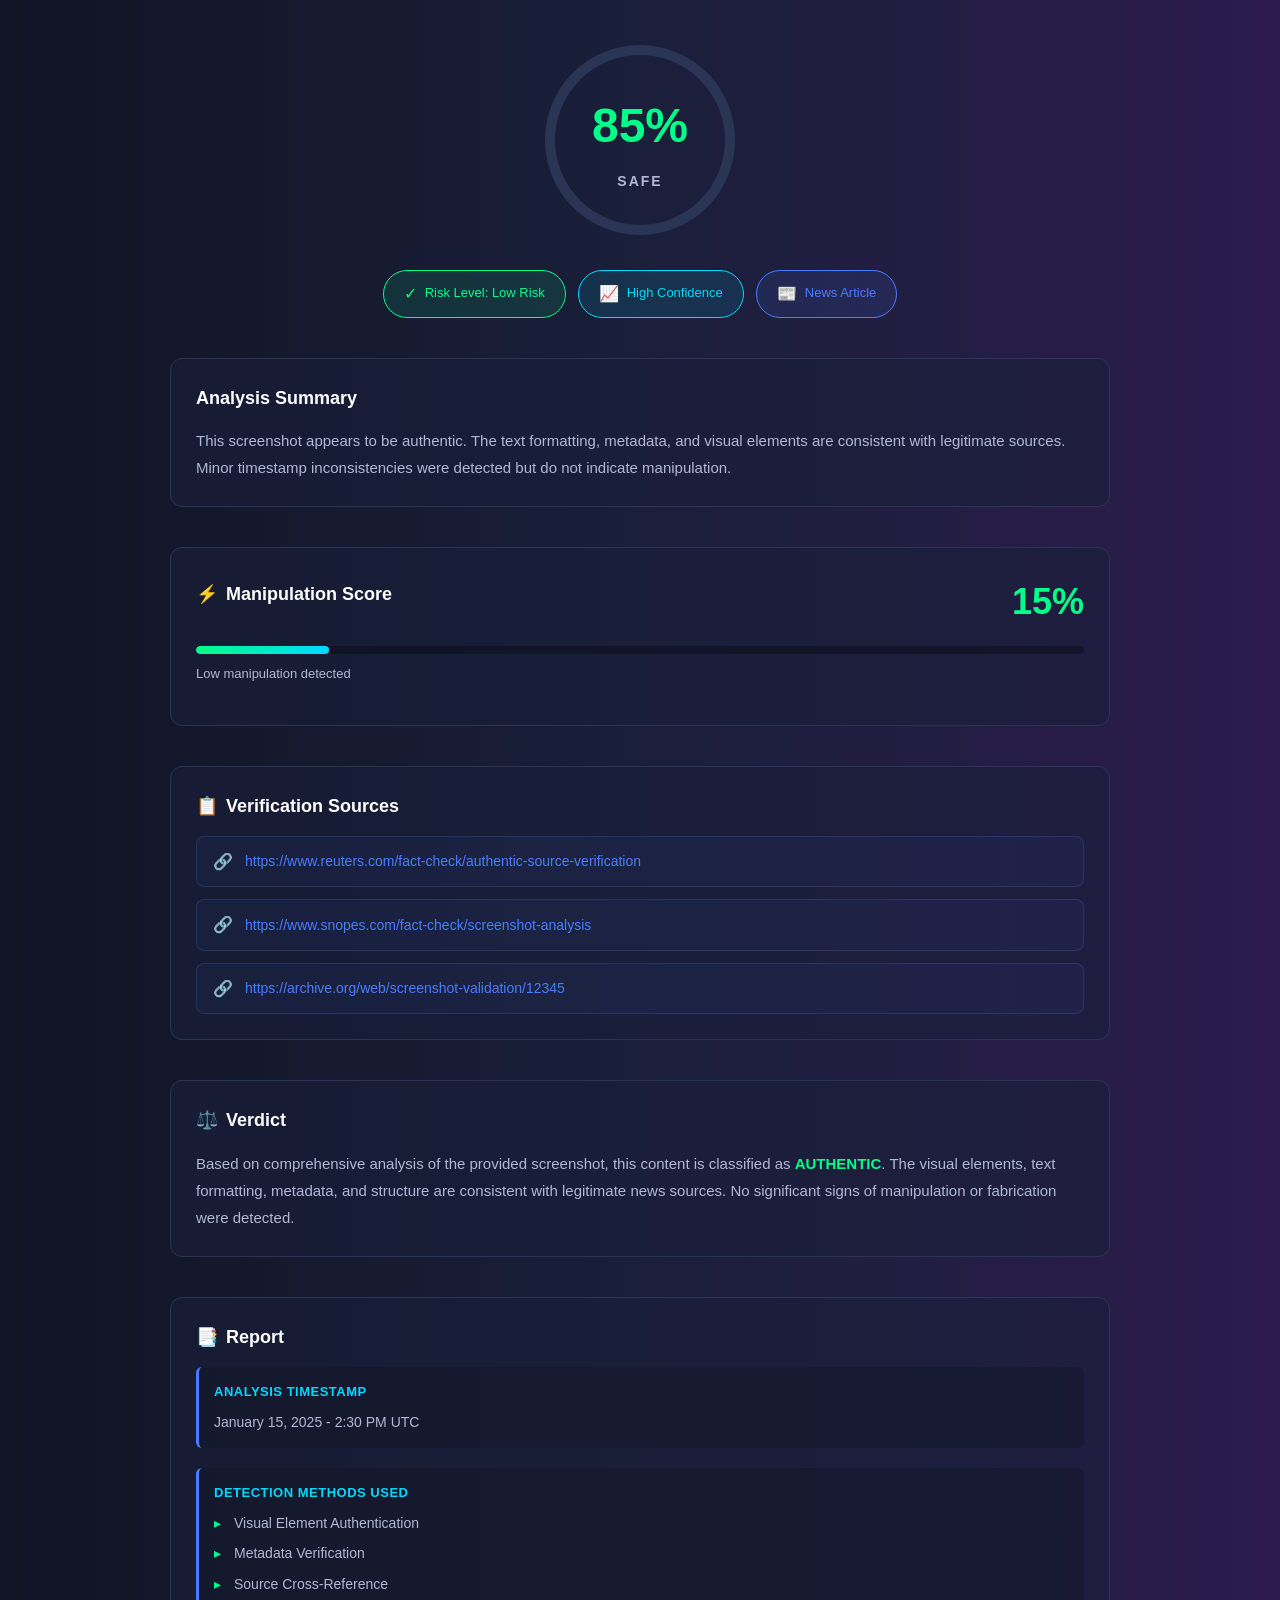
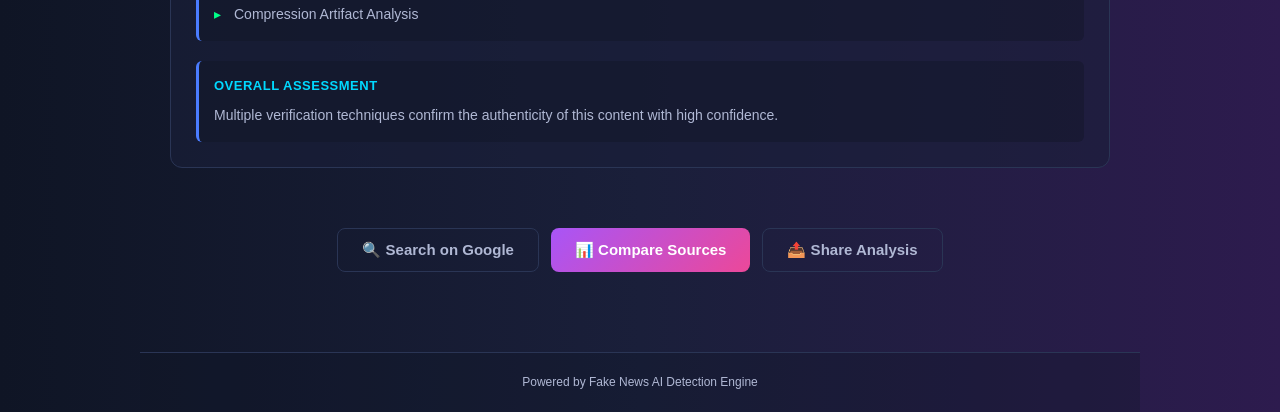
<file: results/index.html>
<!DOCTYPE html>
<html lang="en">
<head>
    <meta charset="UTF-8">
    <meta name="viewport" content="width=device-width, initial-scale=1.0">
    <title>Fake News Detection - Analysis Results</title>
    <link rel="icon" type="image/png" href="../assets/image.png">
    <link rel="stylesheet" href="styles.css">
</head>
<body>
    <div class="container">
        <main class="main-content">
            <!-- Risk Score Circle -->
            <div class="risk-score-section">
                <div class="circular-progress">
                    <svg class="progress-ring" width="200" height="200" viewBox="0 0 200 200">
                        <circle class="progress-bg" cx="100" cy="100" r="90" />
                        <circle class="progress-fill" cx="100" cy="100" r="90" id="progressCircle" />
                    </svg>
                    <div class="score-text">
                        <span class="percentage">85%</span>
                        <span class="status">SAFE</span>
                    </div>
                </div>

                <!-- Risk Level Badges -->
                <div class="badges-container">
                    <span class="badge low-risk">
                        <span class="checkmark">✓</span>
                        Risk Level: Low Risk
                    </span>
                    <span class="badge high-confidence">
                        <span class="trend">📈</span>
                        High Confidence
                    </span>
                    <span class="badge news-article">
                        <span class="icon">📰</span>
                        News Article
                    </span>
                </div>
            </div>

            <!-- Analysis Summary -->
            <section class="analysis-section">
                <h2 class="section-title">Analysis Summary</h2>
                <p class="summary-text">
                    This screenshot appears to be authentic. The text formatting, metadata, and visual elements 
                    are consistent with legitimate sources. Minor timestamp inconsistencies were detected but do 
                    not indicate manipulation.
                </p>
            </section>



            <!-- Manipulation Score -->
            <section class="manipulation-section">
                <div class="manipulation-header">
                    <h3 class="section-title">
                        <span class="icon">⚡</span> Manipulation Score
                    </h3>
                    <span class="manipulation-percentage">15%</span>
                </div>
                <div class="progress-bar">
                    <div class="progress-fill" style="width: 15%;"></div>
                </div>
                <p class="manipulation-status">Low manipulation detected</p>

            </section>

            <!-- Verification Sources -->
            <section class="sources-section">
                <h3 class="section-title">
                    <span class="icon">📋</span> Verification Sources
                </h3>
                <div class="sources-list">
                    <a href="#" class="source-link" target="_blank">
                        <span class="link-icon">🔗</span>
                        https://www.reuters.com/fact-check/authentic-source-verification
                    </a>
                    <a href="#" class="source-link" target="_blank">
                        <span class="link-icon">🔗</span>
                        https://www.snopes.com/fact-check/screenshot-analysis
                    </a>
                    <a href="#" class="source-link" target="_blank">
                        <span class="link-icon">🔗</span>
                        https://archive.org/web/screenshot-validation/12345
                    </a>
                </div>
            </section>

            <!-- Verdict -->
            <section class="verdict-section">
                <h3 class="section-title">
                    <span class="icon">⚖️</span> Verdict
                </h3>
                <div class="verdict-content">
                    <p class="verdict-text">
                        Based on comprehensive analysis of the provided screenshot, this content is classified as <strong>AUTHENTIC</strong>. 
                        The visual elements, text formatting, metadata, and structure are consistent with legitimate news sources. 
                        No significant signs of manipulation or fabrication were detected.
                    </p>
                </div>
            </section>

            <!-- Report -->
            <section class="report-section">
                <h3 class="section-title">
                    <span class="icon">📑</span> Report
                </h3>
                <div class="report-content">
                    <div class="report-item">
                        <h4>Analysis Timestamp</h4>
                        <p id="analysisTime">January 15, 2025 - 2:30 PM UTC</p>
                    </div>
                    <div class="report-item">
                        <h4>Detection Methods Used</h4>
                        <ul class="report-list">
                            <li>Visual Element Authentication</li>
                            <li>Metadata Verification</li>
                            <li>Source Cross-Reference</li>
                            <li>Compression Artifact Analysis</li>
                        </ul>
                    </div>
                    <div class="report-item">
                        <h4>Overall Assessment</h4>
                        <p>Multiple verification techniques confirm the authenticity of this content with high confidence.</p>
                    </div>
                </div>
            </section>

            <!-- Action Buttons -->
            <div class="button-group">
                <button class="btn btn-secondary">🔍 Search on Google</button>
                <button class="btn btn-primary">📊 Compare Sources</button>
                <button class="btn btn-tertiary">📤 Share Analysis</button>
            </div>
        </main>

        <footer class="footer">
            <p>Powered by Fake News AI Detection Engine</p>
        </footer>
    </div>

    <script src="script.js"></script>
</body>
</html>
</file>
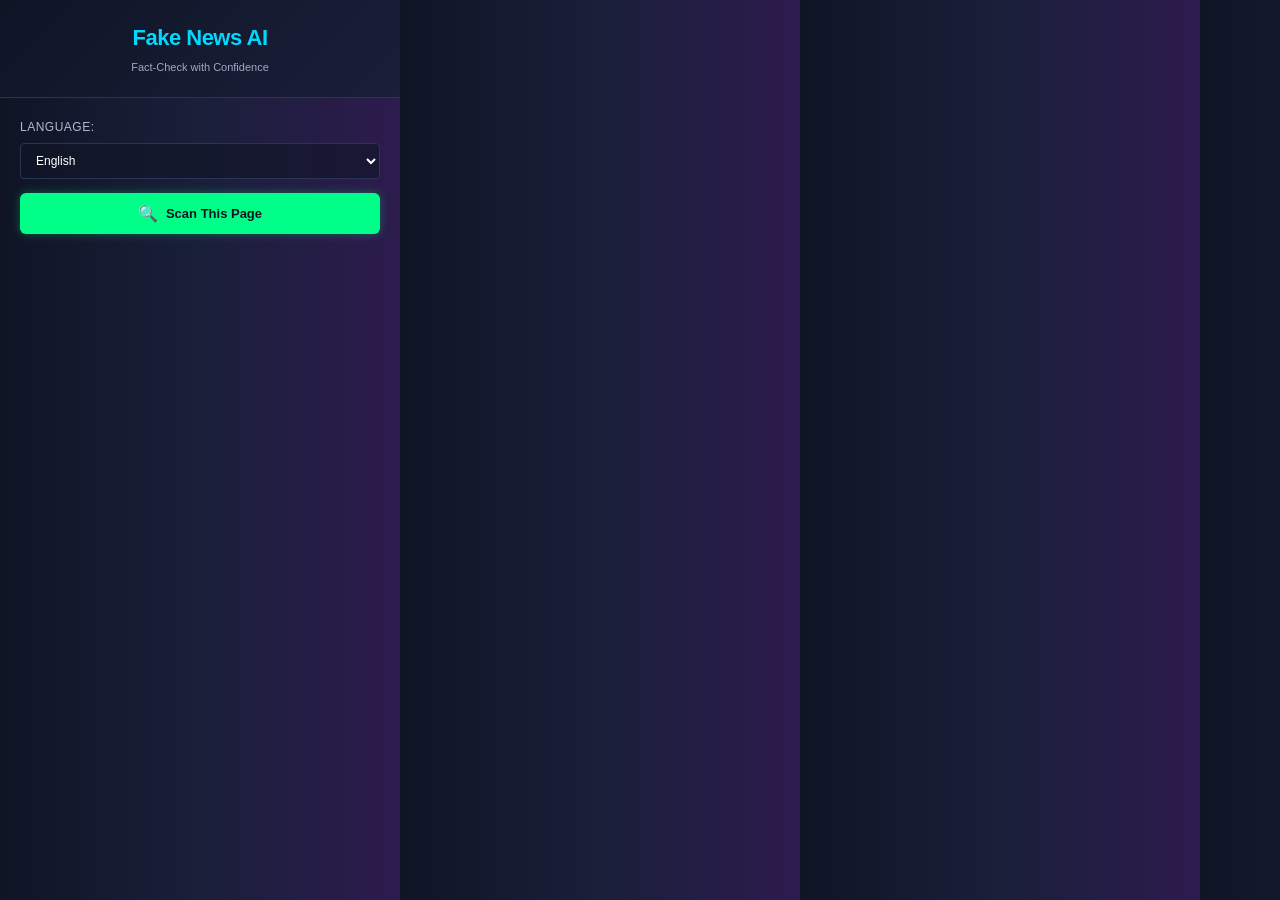
<file: popup/popup.html>
<!DOCTYPE html>
<html lang="en">
<head>
    <meta charset="UTF-8">
    <meta name="viewport" content="width=device-width, initial-scale=1.0">
    <link rel="stylesheet" href="popup.css">
    <title>Fake News AI</title>
</head>
<body>
    <div class="container">
        <header class="header">
            <h1 class="title">Fake News AI</h1>
            <p class="subtitle">Fact-Check with Confidence</p>
        </header>

        <main class="content">
            <div class="form-group">
                <label for="language-select">Language:</label>
                <select id="language-select" class="language-select">
                    <option value="english">English</option>
                    <option value="french">French</option>
                    <option value="arabic">Arabic</option>
                    <option value="tunisian">Tunisian</option>
                </select>
            </div>

            <button id="scan-btn" class="scan-button">
                <span class="button-icon">🔍</span>
                Scan This Page
            </button>
        </main>
    </div>

    <script src="popup.js"></script>
</body>
</html>
</file>
<file: results/styles.css>
* {
    margin: 0;
    padding: 0;
    box-sizing: border-box;
}

:root {
    --primary-color: #1a1f3a;
    --secondary-color: #0f1525;
    --accent-green: #00ff88;
    --accent-cyan: #00d9ff;
    --accent-blue: #4a7cff;
    --text-primary: #ffffff;
    --text-secondary: #b0b8d4;
    --border-color: #2a3555;
    --success-color: #00ff88;
    --warning-color: #ffa500;
    --danger-color: #ff4444;
}

body {
    font-family: -apple-system, BlinkMacSystemFont, 'Segoe UI', Roboto, 'Helvetica Neue', Arial, sans-serif;
    background: linear-gradient(90deg, #0f1525 0%, #1a1f3a 50%, #2d1b4e 100%);
    color: var(--text-primary);
    line-height: 1.6;
    min-height: 100vh;
}

.container {
    max-width: 1000px;
    margin: 0 auto;
    padding: 0;
}

/* Main Content */
.main-content {
    padding: 40px 30px;
    display: flex;
    flex-direction: column;
    gap: 40px;
}

/* Risk Score Section */
.risk-score-section {
    text-align: center;
    display: flex;
    flex-direction: column;
    align-items: center;
    gap: 30px;
}

.circular-progress {
    position: relative;
    width: 200px;
    height: 200px;
    display: flex;
    align-items: center;
    justify-content: center;
}

.progress-ring {
    transform: rotate(-90deg);
    width: 200px;
    height: 200px;
}

.progress-bg {
    fill: none;
    stroke: var(--border-color);
    stroke-width: 10;
}

.progress-fill {
    fill: none;
    stroke: var(--accent-green);
    stroke-width: 10;
    stroke-linecap: round;
    stroke-dasharray: 565.48;
    stroke-dashoffset: 565.48;
    transition: stroke-dashoffset 0.8s ease;
}

.score-text {
    position: absolute;
    z-index: 10;
    display: flex;
    flex-direction: column;
    align-items: center;
    justify-content: center;
    gap: 5px;
}

.percentage {
    font-size: 48px;
    font-weight: 700;
    color: var(--accent-green);
}

.status {
    font-size: 14px;
    color: var(--text-secondary);
    letter-spacing: 2px;
    font-weight: 600;
}

/* Badges Container */
.badges-container {
    display: flex;
    flex-wrap: wrap;
    gap: 12px;
    justify-content: center;
    width: 100%;
}

.badge {
    display: inline-flex;
    align-items: center;
    gap: 8px;
    padding: 10px 20px;
    border-radius: 25px;
    font-size: 13px;
    font-weight: 500;
    border: 1px solid;
}

.badge.low-risk {
    background: rgba(0, 255, 136, 0.1);
    border-color: var(--success-color);
    color: var(--success-color);
}

.badge.high-confidence {
    background: rgba(0, 217, 255, 0.1);
    border-color: var(--accent-cyan);
    color: var(--accent-cyan);
}

.badge.news-article {
    background: rgba(74, 124, 255, 0.1);
    border-color: var(--accent-blue);
    color: var(--accent-blue);
}

.checkmark, .trend, .icon {
    font-size: 16px;
}

/* Sections */
.analysis-section,
.manipulation-section,
.sources-section,
.verdict-section,
.report-section {
    background: rgba(26, 31, 58, 0.6);
    border: 1px solid var(--border-color);
    border-radius: 12px;
    padding: 25px;
    transition: all 0.3s ease;
}

.analysis-section:hover,
.manipulation-section:hover,
.sources-section:hover,
.verdict-section:hover,
.report-section:hover {
    border-color: rgba(74, 124, 255, 0.3);
    background: rgba(26, 31, 58, 0.8);
}

.section-title {
    font-size: 18px;
    font-weight: 600;
    margin-bottom: 15px;
    display: flex;
    align-items: center;
    gap: 8px;
    color: var(--text-primary);
}

.section-title .icon {
    font-size: 18px;
}

.summary-text {
    color: var(--text-secondary);
    line-height: 1.8;
    font-size: 15px;
}

/* Verdict Section */
.verdict-content {
    display: flex;
    flex-direction: column;
    gap: 12px;
}

.verdict-text {
    color: var(--text-secondary);
    font-size: 15px;
    line-height: 1.8;
}

.verdict-text strong {
    color: var(--accent-green);
    font-weight: 600;
}

/* Report Section */
.report-content {
    display: flex;
    flex-direction: column;
    gap: 20px;
}

.report-item {
    padding: 15px;
    background: rgba(15, 21, 37, 0.4);
    border-left: 3px solid var(--accent-blue);
    border-radius: 6px;
}

.report-item h4 {
    color: var(--accent-cyan);
    font-size: 13px;
    font-weight: 600;
    margin-bottom: 8px;
    text-transform: uppercase;
    letter-spacing: 0.5px;
}

.report-item p {
    color: var(--text-secondary);
    font-size: 14px;
    line-height: 1.6;
}

.report-list {
    list-style: none;
    display: flex;
    flex-direction: column;
    gap: 8px;
}

.report-list li {
    color: var(--text-secondary);
    font-size: 14px;
    padding-left: 20px;
    position: relative;
}

.report-list li:before {
    content: "▸";
    position: absolute;
    left: 0;
    color: var(--accent-green);
}

/* Manipulation Section */
.manipulation-header {
    display: flex;
    justify-content: space-between;
    align-items: center;
    margin-bottom: 15px;
}

.manipulation-percentage {
    font-size: 36px;
    font-weight: 700;
    color: var(--accent-green);
}

.progress-bar {
    width: 100%;
    height: 8px;
    background: rgba(0, 0, 0, 0.3);
    border-radius: 10px;
    overflow: hidden;
    margin-bottom: 10px;
}

.progress-bar .progress-fill {
    height: 100%;
    background: linear-gradient(90deg, var(--success-color), var(--accent-cyan));
    border-radius: 10px;
    transition: width 0.6s ease;
}

.manipulation-status {
    color: var(--text-secondary);
    font-size: 13px;
    margin-bottom: 15px;
}

.preview-controls {
    display: flex;
    gap: 10px;
    flex-wrap: wrap;
    margin-top: 15px;
}

.preview-btn {
    padding: 8px 16px;
    background: transparent;
    border: 1px solid var(--border-color);
    color: var(--text-secondary);
    border-radius: 6px;
    cursor: pointer;
    font-size: 13px;
    transition: all 0.3s ease;
    white-space: nowrap;
}

.preview-btn:hover {
    border-color: var(--accent-blue);
    color: var(--accent-blue);
}

.preview-btn.restore {
    background: var(--accent-blue);
    border-color: var(--accent-blue);
    color: var(--text-primary);
    font-weight: 600;
}

.preview-btn.restore:hover {
    background: rgba(74, 124, 255, 0.9);
    box-shadow: 0 0 20px rgba(74, 124, 255, 0.3);
}

/* Sources Section */
.sources-list {
    display: flex;
    flex-direction: column;
    gap: 12px;
}

.source-link {
    display: flex;
    align-items: center;
    gap: 12px;
    padding: 12px 16px;
    background: rgba(74, 124, 255, 0.05);
    border: 1px solid rgba(74, 124, 255, 0.2);
    border-radius: 8px;
    color: var(--accent-blue);
    text-decoration: none;
    font-size: 14px;
    transition: all 0.3s ease;
    word-break: break-all;
}

.source-link:hover {
    background: rgba(74, 124, 255, 0.15);
    border-color: var(--accent-blue);
    padding-left: 20px;
}

.link-icon {
    font-size: 16px;
    flex-shrink: 0;
}

/* Button Group */
.button-group {
    display: flex;
    gap: 12px;
    flex-wrap: wrap;
    justify-content: center;
    margin-top: 20px;
}

.btn {
    padding: 12px 24px;
    border: none;
    border-radius: 8px;
    cursor: pointer;
    font-size: 15px;
    font-weight: 600;
    transition: all 0.3s ease;
    white-space: nowrap;
}

.btn-secondary {
    background: transparent;
    border: 1px solid var(--border-color);
    color: var(--text-secondary);
}

.btn-secondary:hover {
    background: rgba(74, 124, 255, 0.1);
    border-color: var(--accent-blue);
    color: var(--accent-blue);
}

.btn-primary {
    background: linear-gradient(135deg, #a855f7, #ec4899);
    color: var(--text-primary);
}

.btn-primary:hover {
    transform: translateY(-2px);
    box-shadow: 0 8px 20px rgba(236, 72, 153, 0.3);
}

.btn-tertiary {
    background: transparent;
    border: 1px solid var(--border-color);
    color: var(--text-secondary);
}

.btn-tertiary:hover {
    background: rgba(0, 255, 136, 0.1);
    border-color: var(--success-color);
    color: var(--success-color);
}

/* Footer */
.footer {
    text-align: center;
    padding: 20px 30px;
    color: var(--text-secondary);
    font-size: 12px;
    border-top: 1px solid var(--border-color);
    background: rgba(15, 21, 37, 0.3);
    margin-top: 40px;
}

/* SVG Gradient */
svg defs {
    display: none;
}

/* Responsive */
@media (max-width: 768px) {
    .container {
        max-width: 100%;
    }

    .main-content {
        padding: 20px 15px;
        gap: 25px;
    }

    .badges-container {
        flex-direction: column;
    }

    .badge {
        width: 100%;
        justify-content: center;
    }

    .analysis-section,
    .manipulation-section,
    .sources-section,
    .verdict-section,
    .report-section {
        padding: 15px;
    }

    .button-group {
        flex-direction: column;
    }

    .btn {
        width: 100%;
    }

    .manipulation-header {
        flex-direction: column;
        gap: 10px;
        align-items: flex-start;
    }

    .preview-controls {
        flex-direction: column;
    }

    .preview-btn {
        width: 100%;
    }
}
</file>
<file: popup/popup.css>
* {
    margin: 0;
    padding: 0;
    box-sizing: border-box;
}

:root {
    --primary-color: #1a1f3a;
    --secondary-color: #0f1525;
    --accent-green: #00ff88;
    --accent-cyan: #00d9ff;
    --accent-blue: #4a7cff;
    --text-primary: #ffffff;
    --text-secondary: #b0b8d4;
    --border-color: #2a3555;
    --success-color: #00ff88;
    --warning-color: #ffa500;
    --danger-color: #ff4444;
}

html, body {
    width: 400px;  
    height: 300px;
    margin: 0;
    padding: 0;
    overflow: hidden;
}

body {
    font-family: -apple-system, BlinkMacSystemFont, 'Segoe UI', Roboto, 'Helvetica Neue', Arial, sans-serif;
    background: linear-gradient(90deg, #0f1525 0%, #1a1f3a 50%, #2d1b4e 100%);
    color: var(--text-primary);
    line-height: 1.6;
    min-height: 300px;
}

.container {
    display: flex;
    flex-direction: column;
    width: 100%;
    height: 100%;
    padding: 0;
}

.header {
    background: linear-gradient(135deg, var(--secondary-color) 0%, var(--primary-color) 100%);
    color: var(--text-primary);
    padding: 20px;
    text-align: center;
    border-bottom: 1px solid var(--border-color);
}

.title {
    font-size: 22px;
    font-weight: 700;
    margin-bottom: 4px;
    letter-spacing: -0.5px;
    color: var(--accent-cyan);
}

.subtitle {
    font-size: 11px;
    opacity: 0.9;
    font-weight: 400;
    color: var(--text-secondary);
}

.content {
    display: flex;
    flex-direction: column;
    gap: 14px;
    padding: 20px;
    flex: 1;
}

.scan-button {
    display: flex;
    align-items: center;
    justify-content: center;
    gap: 8px;
    padding: 11px 20px;
    background-color: var(--accent-green);
    color: var(--secondary-color);
    border: none;
    border-radius: 6px;
    font-size: 13px;
    font-weight: 600;
    cursor: pointer;
    transition: all 0.2s ease;
    box-shadow: 0 0 10px rgba(0, 255, 136, 0.3);
}

.scan-button:hover {
    background-color: var(--accent-cyan);
    box-shadow: 0 0 20px rgba(0, 217, 255, 0.5);
    transform: translateY(-1px);
}

.scan-button:active {
    transform: translateY(0);
    box-shadow: 0 0 10px rgba(0, 217, 255, 0.3);
}

.button-icon {
    font-size: 16px;
}

.form-group {
    display: flex;
    flex-direction: column;
    gap: 6px;
}

.form-group label {
    font-size: 12px;
    font-weight: 500;
    color: var(--text-secondary);
    text-transform: uppercase;
    letter-spacing: 0.5px;
}

.language-select {
    padding: 9px 11px;
    background-color: rgba(15, 21, 37, 0.6);
    color: var(--text-primary);
    border: 1px solid var(--border-color);
    border-radius: 4px;
    font-size: 12px;
    cursor: pointer;
    transition: all 0.2s ease;
    font-family: inherit;
}

.language-select:hover {
    border-color: var(--accent-blue);
    box-shadow: 0 0 8px rgba(74, 124, 255, 0.2);
}

.language-select:focus {
    outline: none;
    border-color: var(--accent-cyan);
    box-shadow: 0 0 12px rgba(0, 217, 255, 0.3);
}

.language-select option {
    background-color: var(--primary-color);
    color: var(--text-primary);
}
</file>
